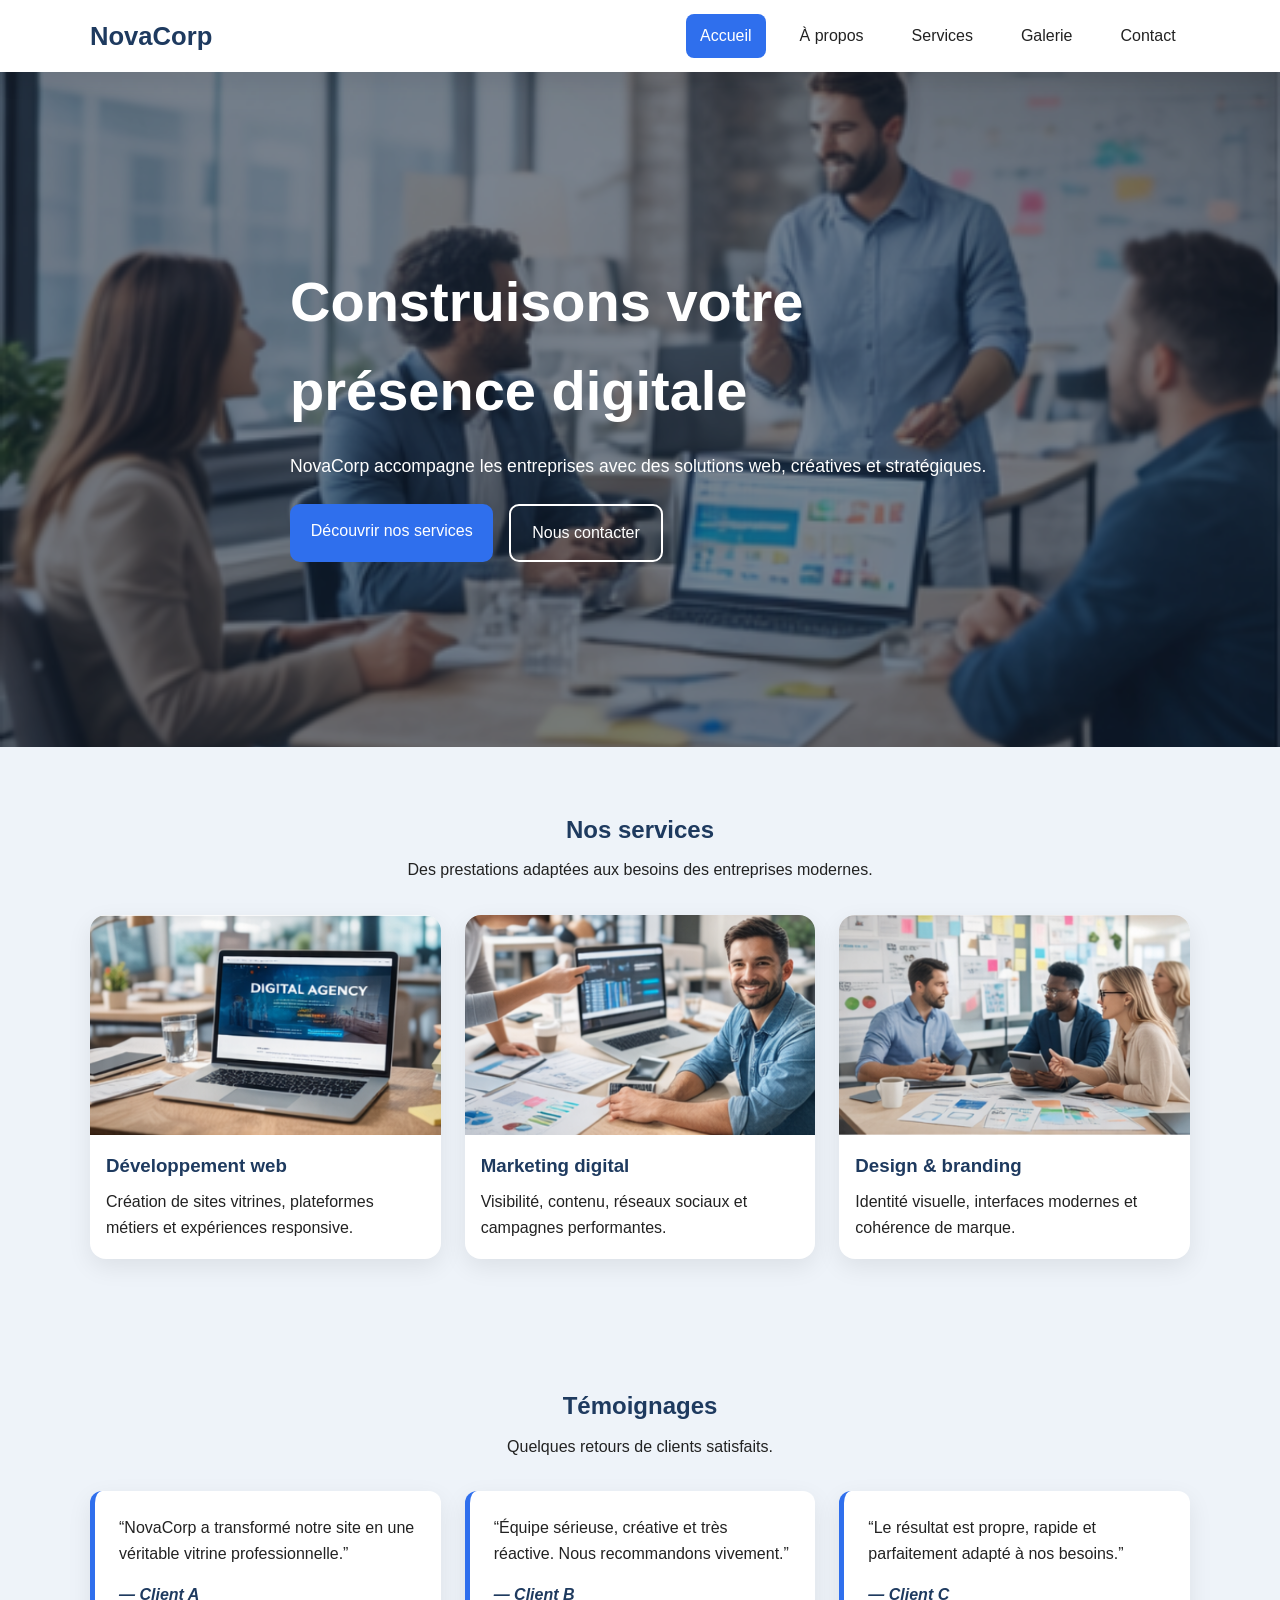
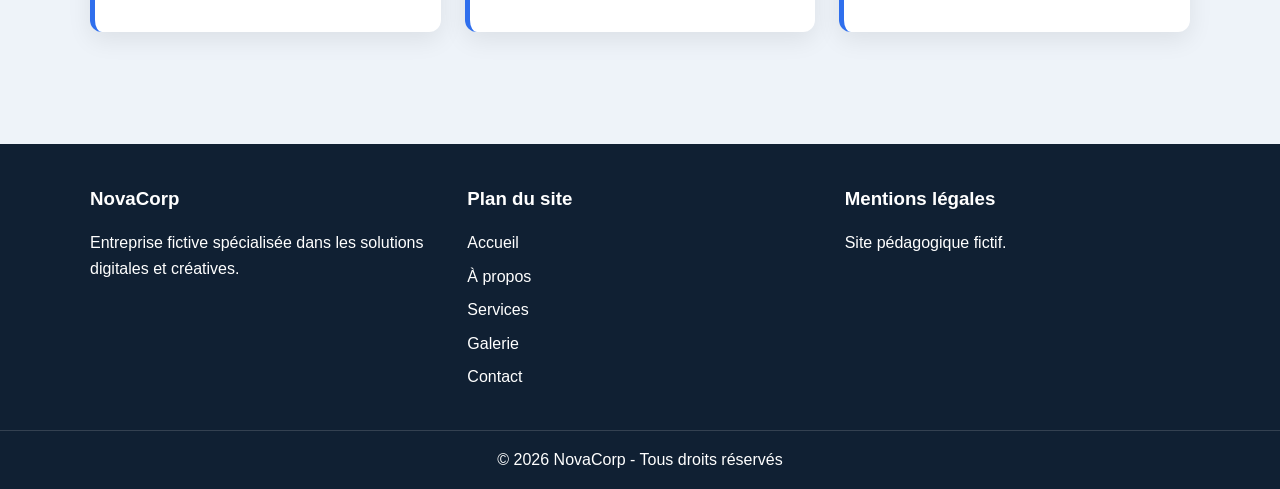
<file: index.html>
<!DOCTYPE html>
<html lang="fr">
<head>
  <meta charset="UTF-8">
  <meta name="viewport" content="width=device-width, initial-scale=1.0">
  <title>NovaCorp - Accueil</title>
  <meta name="description" content="NovaCorp, entreprise fictive spécialisée en stratégie digitale, développement web et solutions créatives.">
  <meta property="og:title" content="NovaCorp - Accueil">
  <meta property="og:description" content="Découvrez NovaCorp, ses services, son équipe et ses solutions digitales.">
  <meta property="og:type" content="website">
  <meta property="og:image" content="images/hero.jpg">
  <meta property="og:locale" content="fr_FR">
  <link rel="icon" href="images/icone.jpg">
  <link rel="stylesheet" href="css/style.css">
</head>
<body>

<header class="site-header">
  <div class="container nav-container">
    <a href="index.html" class="logo">NovaCorp</a>

    <button class="menu-toggle" id="menu-toggle" aria-label="Ouvrir le menu">
      ☰
    </button>

    <nav class="main-nav" id="main-nav">
      <a href="index.html" class="active">Accueil</a>
      <a href="pages/about.html">À propos</a>
      <a href="pages/services.html">Services</a>
      <a href="pages/gallery.html">Galerie</a>
      <a href="pages/contact.html">Contact</a>
    </nav>
  </div>
</header>

<main>
  <section class="hero">
    <picture>
      <source media="(max-width: 768px)" srcset="images/hero.jpg">
      <source media="(min-width: 769px)" srcset="images/hero.jpg">
      <img src="images/hero.jpg" alt="Équipe de NovaCorp en réunion" class="hero-image">
    </picture>

    <div class="hero-overlay">
      <div class="container hero-content">
        <h1>Construisons votre présence digitale</h1>
        <p>NovaCorp accompagne les entreprises avec des solutions web, créatives et stratégiques.</p>
        <div class="hero-buttons">
          <a href="pages/services.html" class="btn">Découvrir nos services</a>
          <a href="pages/contact.html" class="btn btn-outline">Nous contacter</a>
        </div>
      </div>
    </div>
  </section>

  <section class="section container">
    <div class="section-title">
      <h2>Nos services</h2>
      <p>Des prestations adaptées aux besoins des entreprises modernes.</p>
    </div>

    <div class="cards">
      <article class="card">
        <img src="images/service1.jpg" alt="Développement web">
        <h3>Développement web</h3>
        <p>Création de sites vitrines, plateformes métiers et expériences responsive.</p>
      </article>

      <article class="card">
        <img src="images/service2.jpg" alt="Marketing digital">
        <h3>Marketing digital</h3>
        <p>Visibilité, contenu, réseaux sociaux et campagnes performantes.</p>
      </article>

      <article class="card">
        <img src="images/service3.jpg" alt="Design et branding">
        <h3>Design & branding</h3>
        <p>Identité visuelle, interfaces modernes et cohérence de marque.</p>
      </article>
    </div>
  </section>

  <section class="section container">
    <div class="section-title">
      <h2>Témoignages</h2>
      <p>Quelques retours de clients satisfaits.</p>
    </div>

    <div class="testimonials">
      <blockquote class="testimonial">
        <p>“NovaCorp a transformé notre site en une véritable vitrine professionnelle.”</p>
        <cite>— Client A</cite>
      </blockquote>

      <blockquote class="testimonial">
        <p>“Équipe sérieuse, créative et très réactive. Nous recommandons vivement.”</p>
        <cite>— Client B</cite>
      </blockquote>

      <blockquote class="testimonial">
        <p>“Le résultat est propre, rapide et parfaitement adapté à nos besoins.”</p>
        <cite>— Client C</cite>
      </blockquote>
    </div>
  </section>
</main>

<footer class="site-footer">
  <div class="container footer-grid">
    <div>
      <h3>NovaCorp</h3>
      <p>Entreprise fictive spécialisée dans les solutions digitales et créatives.</p>
    </div>

    <div>
      <h3>Plan du site</h3>
      <ul>
        <li><a href="index.html">Accueil</a></li>
        <li><a href="pages/about.html">À propos</a></li>
        <li><a href="pages/services.html">Services</a></li>
        <li><a href="pages/gallery.html">Galerie</a></li>
        <li><a href="pages/contact.html">Contact</a></li>
      </ul>
    </div>

    <div>
      <h3>Mentions légales</h3>
      <p>Site pédagogique fictif.</p>
    </div>
  </div>

  <p class="footer-bottom">&copy; <span id="year"></span> NovaCorp - Tous droits réservés</p>
</footer>

<script src="js/script.js"></script>
</body>
</html>
</file>
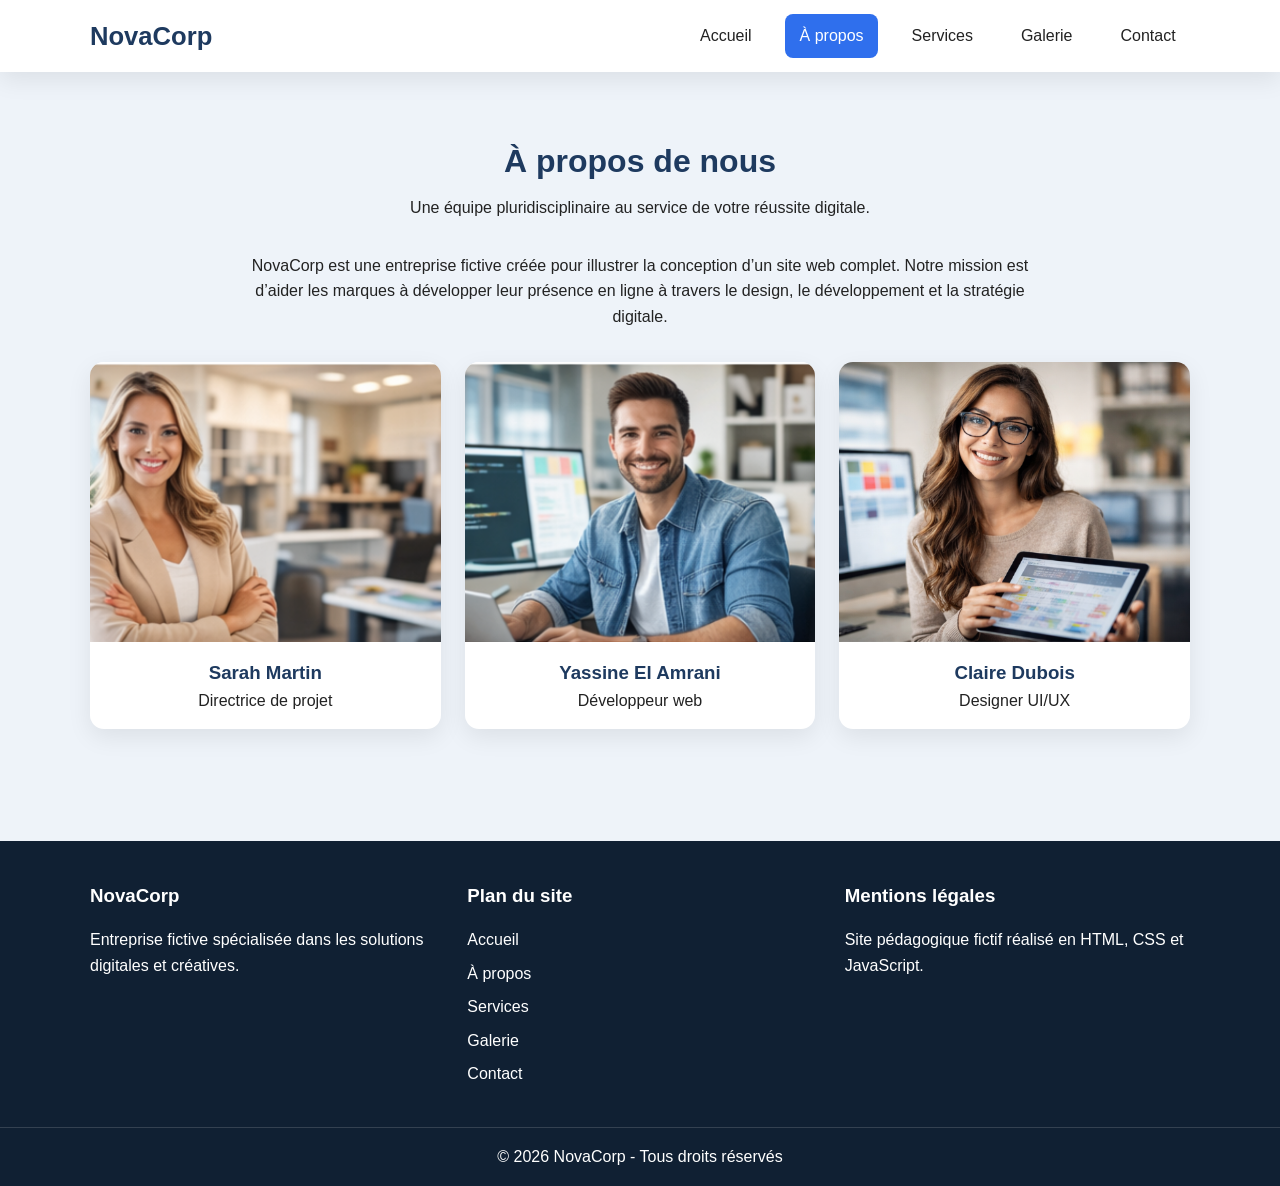
<file: pages/about.html>
<!DOCTYPE html>
<html lang="fr">
<head>
  <meta charset="UTF-8">
  <meta name="viewport" content="width=device-width, initial-scale=1.0">
  <title>NovaCorp - À propos</title>
  <meta name="description" content="Découvrez l'équipe et la vision de NovaCorp.">
  <meta property="og:title" content="NovaCorp - À propos">
  <meta property="og:description" content="Présentation de l'équipe et de la mission de NovaCorp.">
  <meta property="og:type" content="website">
  <meta property="og:image" content="../images/team1.jpg">
  <link rel="icon" href="../images/favicon.png">
  <link rel="stylesheet" href="../css/style.css">
</head>
<body>

<header class="site-header">
  <div class="container nav-container">
    <a href="../index.html" class="logo">NovaCorp</a>

    <button class="menu-toggle" id="menu-toggle" aria-label="Ouvrir le menu">
      ☰
    </button>

    <nav class="main-nav" id="main-nav">
      <a href="../index.html">Accueil</a>
      <a href="about.html" class="active">À propos</a>
      <a href="services.html">Services</a>
      <a href="gallery.html">Galerie</a>
      <a href="contact.html">Contact</a>
    </nav>
  </div>
</header>

<main class="container section">
  <div class="section-title">
    <h1>À propos de nous</h1>
    <p>Une équipe pluridisciplinaire au service de votre réussite digitale.</p>
  </div>

  <section class="about-text">
    <p>
      NovaCorp est une entreprise fictive créée pour illustrer la conception d’un site web complet.
      Notre mission est d’aider les marques à développer leur présence en ligne à travers le design,
      le développement et la stratégie digitale.
    </p>
  </section>

  <section class="team-grid">
    <figure class="team-card">
      <img src="../images/team1.jpg" alt="Directrice de projet">
      <figcaption>
        <h3>Sarah Martin</h3>
        <p>Directrice de projet</p>
      </figcaption>
    </figure>

    <figure class="team-card">
      <img src="../images/team2.jpg" alt="Développeur web">
      <figcaption>
        <h3>Yassine El Amrani</h3>
        <p>Développeur web</p>
      </figcaption>
    </figure>

    <figure class="team-card">
      <img src="../images/team3.jpg" alt="Designer UI UX">
      <figcaption>
        <h3>Claire Dubois</h3>
        <p>Designer UI/UX</p>
      </figcaption>
    </figure>
  </section>
</main>

<footer class="site-footer">
  <div class="container footer-grid">
    <div>
      <h3>NovaCorp</h3>
      <p>Entreprise fictive spécialisée dans les solutions digitales et créatives.</p>
    </div>

    <div>
      <h3>Plan du site</h3>
      <ul>
        <li><a href="../index.html">Accueil</a></li>
        <li><a href="about.html">À propos</a></li>
        <li><a href="services.html">Services</a></li>
        <li><a href="gallery.html">Galerie</a></li>
        <li><a href="contact.html">Contact</a></li>
      </ul>
    </div>

    <div>
      <h3>Mentions légales</h3>
      <p>Site pédagogique fictif réalisé en HTML, CSS et JavaScript.</p>
    </div>
  </div>

  <p class="footer-bottom">&copy; <span id="year"></span> NovaCorp - Tous droits réservés</p>
</footer>

<script src="../js/script.js"></script>
</body>
</html>
</file>
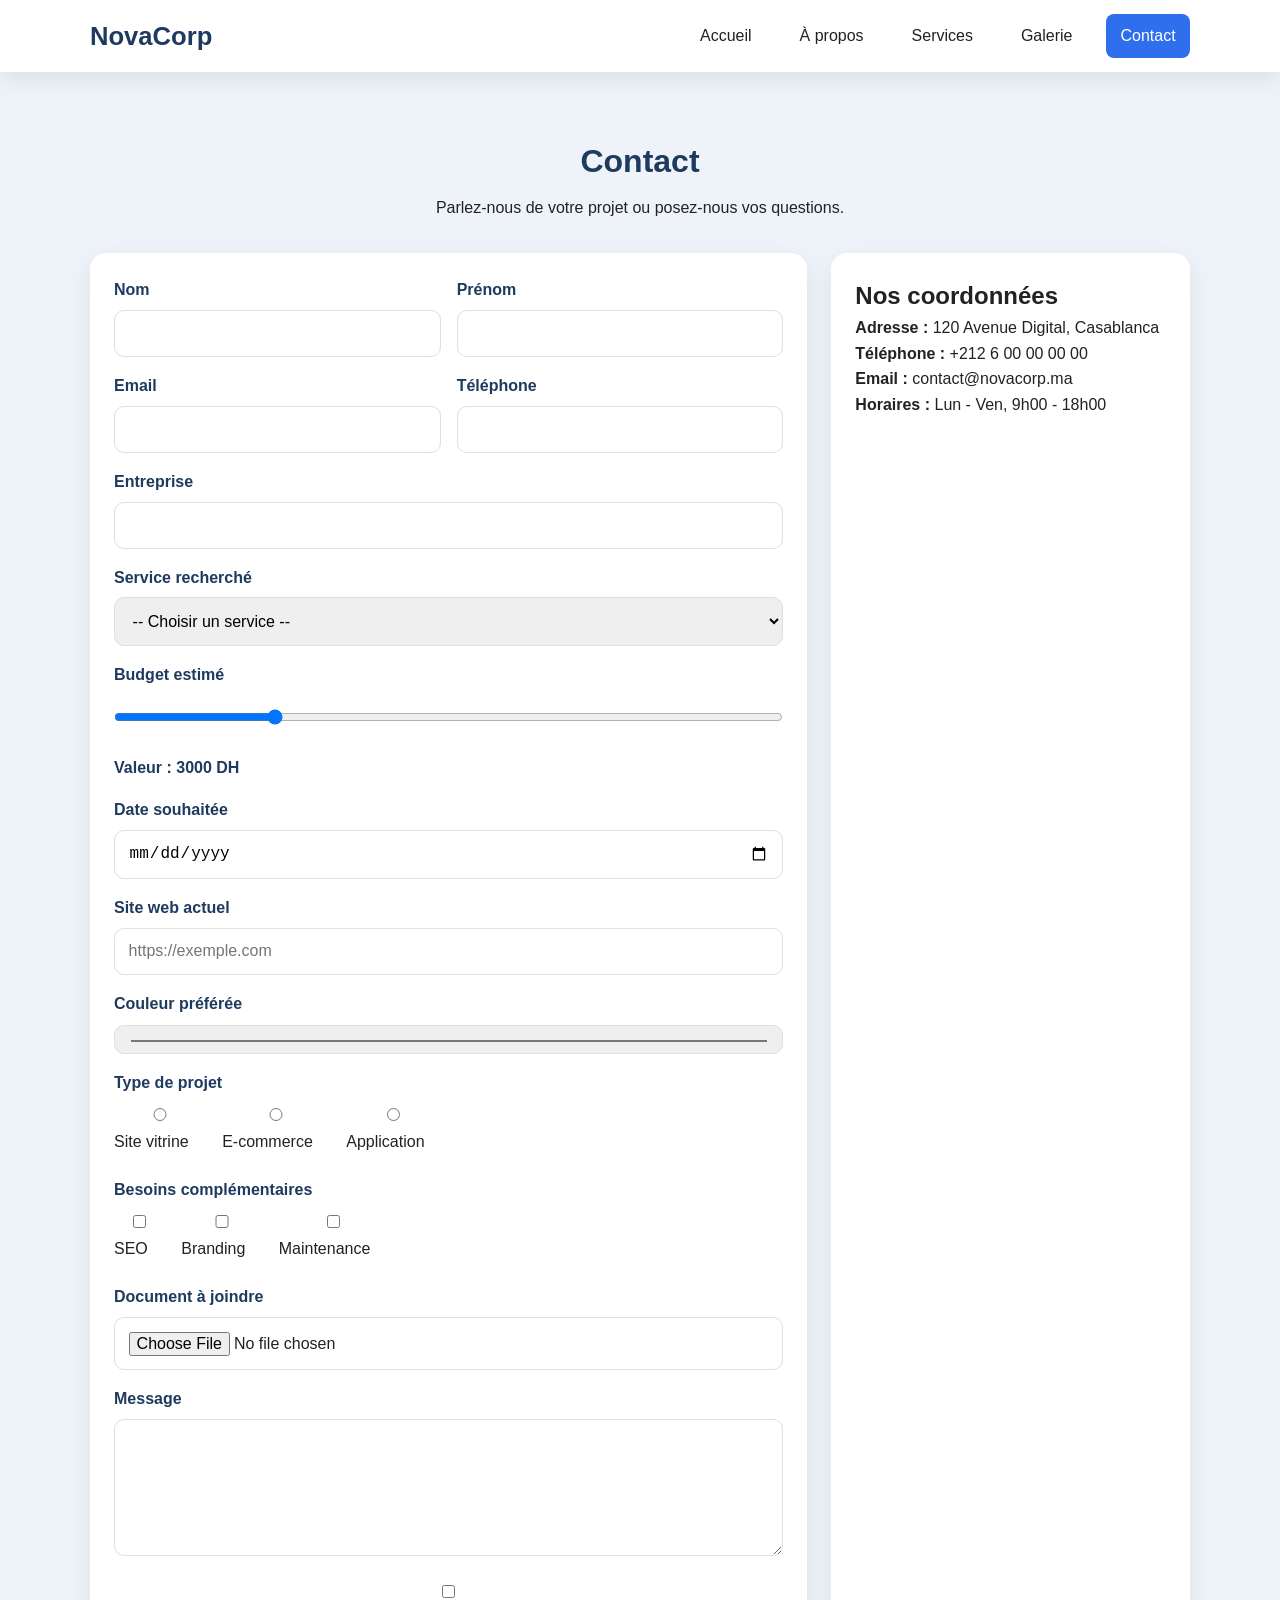
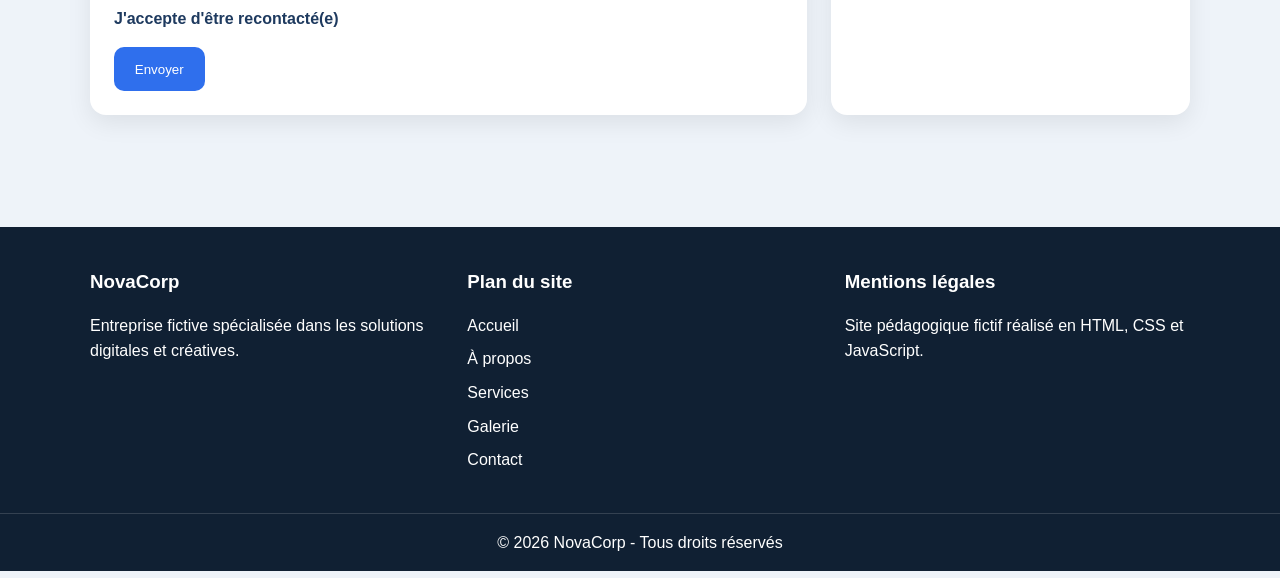
<file: pages/contact.html>
<!DOCTYPE html>
<html lang="fr">
<head>
  <meta charset="UTF-8">
  <meta name="viewport" content="width=device-width, initial-scale=1.0">
  <title>NovaCorp - Contact</title>
  <meta name="description" content="Contactez NovaCorp pour discuter de votre projet.">
  <meta property="og:title" content="NovaCorp - Contact">
  <meta property="og:description" content="Formulaire de contact, carte et coordonnées de NovaCorp.">
  <meta property="og:type" content="website">
  <meta property="og:image" content="../images/hero.jpg">
  <link rel="icon" href="../images/favicon.png">
  <link rel="stylesheet" href="../css/style.css">
</head>
<body>

<header class="site-header">
  <div class="container nav-container">
    <a href="../index.html" class="logo">NovaCorp</a>

    <button class="menu-toggle" id="menu-toggle" aria-label="Ouvrir le menu">
      ☰
    </button>

    <nav class="main-nav" id="main-nav">
      <a href="../index.html">Accueil</a>
      <a href="about.html">À propos</a>
      <a href="services.html">Services</a>
      <a href="gallery.html">Galerie</a>
      <a href="contact.html" class="active">Contact</a>
    </nav>
  </div>
</header>

<main class="container section">
  <div class="section-title">
    <h1>Contact</h1>
    <p>Parlez-nous de votre projet ou posez-nous vos questions.</p>
  </div>

  <div class="contact-layout">
    <section class="contact-form-card">
      <form id="contactForm">
        <div class="form-row">
          <div class="form-group">
            <label for="nom">Nom</label>
            <input type="text" id="nom" name="nom" required>
          </div>

          <div class="form-group">
            <label for="prenom">Prénom</label>
            <input type="text" id="prenom" name="prenom" required>
          </div>
        </div>

        <div class="form-row">
          <div class="form-group">
            <label for="email">Email</label>
            <input type="email" id="email" name="email" required>
          </div>

          <div class="form-group">
            <label for="telephone">Téléphone</label>
            <input type="tel" id="telephone" name="telephone">
          </div>
        </div>

        <div class="form-group">
          <label for="entreprise">Entreprise</label>
          <input type="text" id="entreprise" name="entreprise">
        </div>

        <div class="form-group">
          <label for="service">Service recherché</label>
          <select id="service" name="service" required>
            <option value="">-- Choisir un service --</option>
            <option>Développement web</option>
            <option>Design UI/UX</option>
            <option>Marketing digital</option>
            <option>Maintenance</option>
          </select>
        </div>

        <div class="form-group">
          <label for="budget">Budget estimé</label>
          <input type="range" id="budget" name="budget" min="1000" max="10000" step="500" value="3000">
          <p class="range-value">Valeur : <span id="budgetValue">3000</span> DH</p>
        </div>

        <div class="form-group">
          <label for="date">Date souhaitée</label>
          <input type="date" id="date" name="date">
        </div>

        <div class="form-group">
          <label for="siteweb">Site web actuel</label>
          <input type="url" id="siteweb" name="siteweb" placeholder="https://exemple.com">
        </div>

        <div class="form-group">
          <label for="couleur">Couleur préférée</label>
          <input type="color" id="couleur" name="couleur" value="#1e3a5f">
        </div>

        <div class="form-group">
          <label>Type de projet</label>
          <div class="inline-options">
            <label><input type="radio" name="typeProjet" value="site vitrine" required> Site vitrine</label>
            <label><input type="radio" name="typeProjet" value="e-commerce"> E-commerce</label>
            <label><input type="radio" name="typeProjet" value="application"> Application</label>
          </div>
        </div>

        <div class="form-group">
          <label>Besoins complémentaires</label>
          <div class="inline-options">
            <label><input type="checkbox" name="besoins" value="seo"> SEO</label>
            <label><input type="checkbox" name="besoins" value="branding"> Branding</label>
            <label><input type="checkbox" name="besoins" value="maintenance"> Maintenance</label>
          </div>
        </div>

        <div class="form-group">
          <label for="fichier">Document à joindre</label>
          <input type="file" id="fichier" name="fichier">
        </div>

        <div class="form-group">
          <label for="message">Message</label>
          <textarea id="message" name="message" rows="6" required></textarea>
        </div>

        <div class="form-group">
          <label><input type="checkbox" required> J'accepte d'être recontacté(e)</label>
        </div>

        <button type="submit" class="btn">Envoyer</button>
      </form>
    </section>

    <aside class="contact-info-card">
      <h2>Nos coordonnées</h2>
      <p><strong>Adresse :</strong> 120 Avenue Digital, Casablanca</p>
      <p><strong>Téléphone :</strong> +212 6 00 00 00 00</p>
      <p><strong>Email :</strong> contact@novacorp.ma</p>
      <p><strong>Horaires :</strong> Lun - Ven, 9h00 - 18h00</p>

      <div class="map-wrapper">
        <iframe
          src="https://www.google.com/maps?q=Casablanca&output=embed"
          loading="lazy"
          allowfullscreen
          referrerpolicy="no-referrer-when-downgrade"
          title="Carte de Casablanca">
        </iframe>
      </div>
    </aside>
  </div>
</main>

<footer class="site-footer">
  <div class="container footer-grid">
    <div>
      <h3>NovaCorp</h3>
      <p>Entreprise fictive spécialisée dans les solutions digitales et créatives.</p>
    </div>

    <div>
      <h3>Plan du site</h3>
      <ul>
        <li><a href="../index.html">Accueil</a></li>
        <li><a href="about.html">À propos</a></li>
        <li><a href="services.html">Services</a></li>
        <li><a href="gallery.html">Galerie</a></li>
        <li><a href="contact.html">Contact</a></li>
      </ul>
    </div>

    <div>
      <h3>Mentions légales</h3>
      <p>Site pédagogique fictif réalisé en HTML, CSS et JavaScript.</p>
    </div>
  </div>

  <p class="footer-bottom">&copy; <span id="year"></span> NovaCorp - Tous droits réservés</p>
</footer>

<script src="../js/script.js"></script>
</body>
</html>
</file>
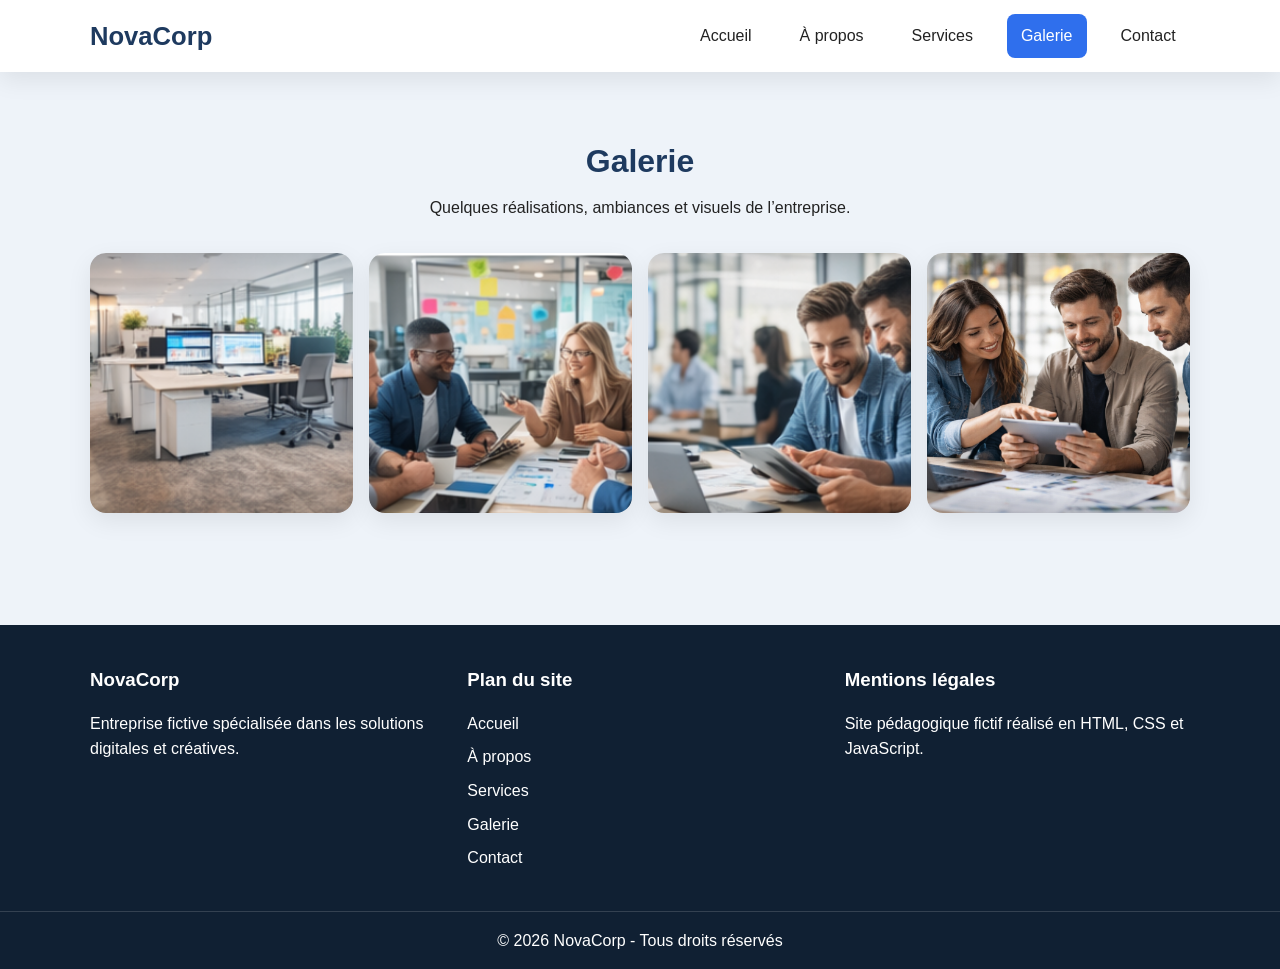
<file: pages/gallery.html>
<!DOCTYPE html>
<html lang="fr">
<head>
  <meta charset="UTF-8">
  <meta name="viewport" content="width=device-width, initial-scale=1.0">
  <title>NovaCorp - Galerie</title>
  <meta name="description" content="Galerie de projets et visuels NovaCorp.">
  <meta property="og:title" content="NovaCorp - Galerie">
  <meta property="og:description" content="Découvrez quelques visuels et projets de l’entreprise fictive NovaCorp.">
  <meta property="og:type" content="website">
  <meta property="og:image" content="../images/gallery1.jpg">
  <link rel="icon" href="../images/favicon.png">
  <link rel="stylesheet" href="../css/style.css">
</head>
<body>

<header class="site-header">
  <div class="container nav-container">
    <a href="../index.html" class="logo">NovaCorp</a>

    <button class="menu-toggle" id="menu-toggle" aria-label="Ouvrir le menu">
      ☰
    </button>

    <nav class="main-nav" id="main-nav">
      <a href="../index.html">Accueil</a>
      <a href="about.html">À propos</a>
      <a href="services.html">Services</a>
      <a href="gallery.html" class="active">Galerie</a>
      <a href="contact.html">Contact</a>
    </nav>
  </div>
</header>

<main class="container section">
  <div class="section-title">
    <h1>Galerie</h1>
    <p>Quelques réalisations, ambiances et visuels de l’entreprise.</p>
  </div>

  <section class="gallery-grid">
    <picture class="gallery-item">
      <source media="(max-width: 600px)" srcset="../images/gallery1.jpg">
      <img src="../images/gallery1.jpg" alt="Projet digital 1">
    </picture>

    <picture class="gallery-item">
      <source media="(max-width: 600px)" srcset="../images/gallery2.jpg">
      <img src="../images/gallery2.jpg" alt="Projet digital 2">
    </picture>

    <picture class="gallery-item">
      <source media="(max-width: 600px)" srcset="../images/gallery3.jpg">
      <img src="../images/gallery3.jpg" alt="Projet digital 3">
    </picture>

    <picture class="gallery-item">
      <source media="(max-width: 600px)" srcset="../images/gallery4.jpg">
      <img src="../images/gallery4.jpg" alt="Projet digital 4">
    </picture>
  </section>
</main>

<footer class="site-footer">
  <div class="container footer-grid">
    <div>
      <h3>NovaCorp</h3>
      <p>Entreprise fictive spécialisée dans les solutions digitales et créatives.</p>
    </div>

    <div>
      <h3>Plan du site</h3>
      <ul>
        <li><a href="../index.html">Accueil</a></li>
        <li><a href="about.html">À propos</a></li>
        <li><a href="services.html">Services</a></li>
        <li><a href="gallery.html">Galerie</a></li>
        <li><a href="contact.html">Contact</a></li>
      </ul>
    </div>

    <div>
      <h3>Mentions légales</h3>
      <p>Site pédagogique fictif réalisé en HTML, CSS et JavaScript.</p>
    </div>
  </div>

  <p class="footer-bottom">&copy; <span id="year"></span> NovaCorp - Tous droits réservés</p>
</footer>

<script src="../js/script.js"></script>
</body>
</html>
</file>
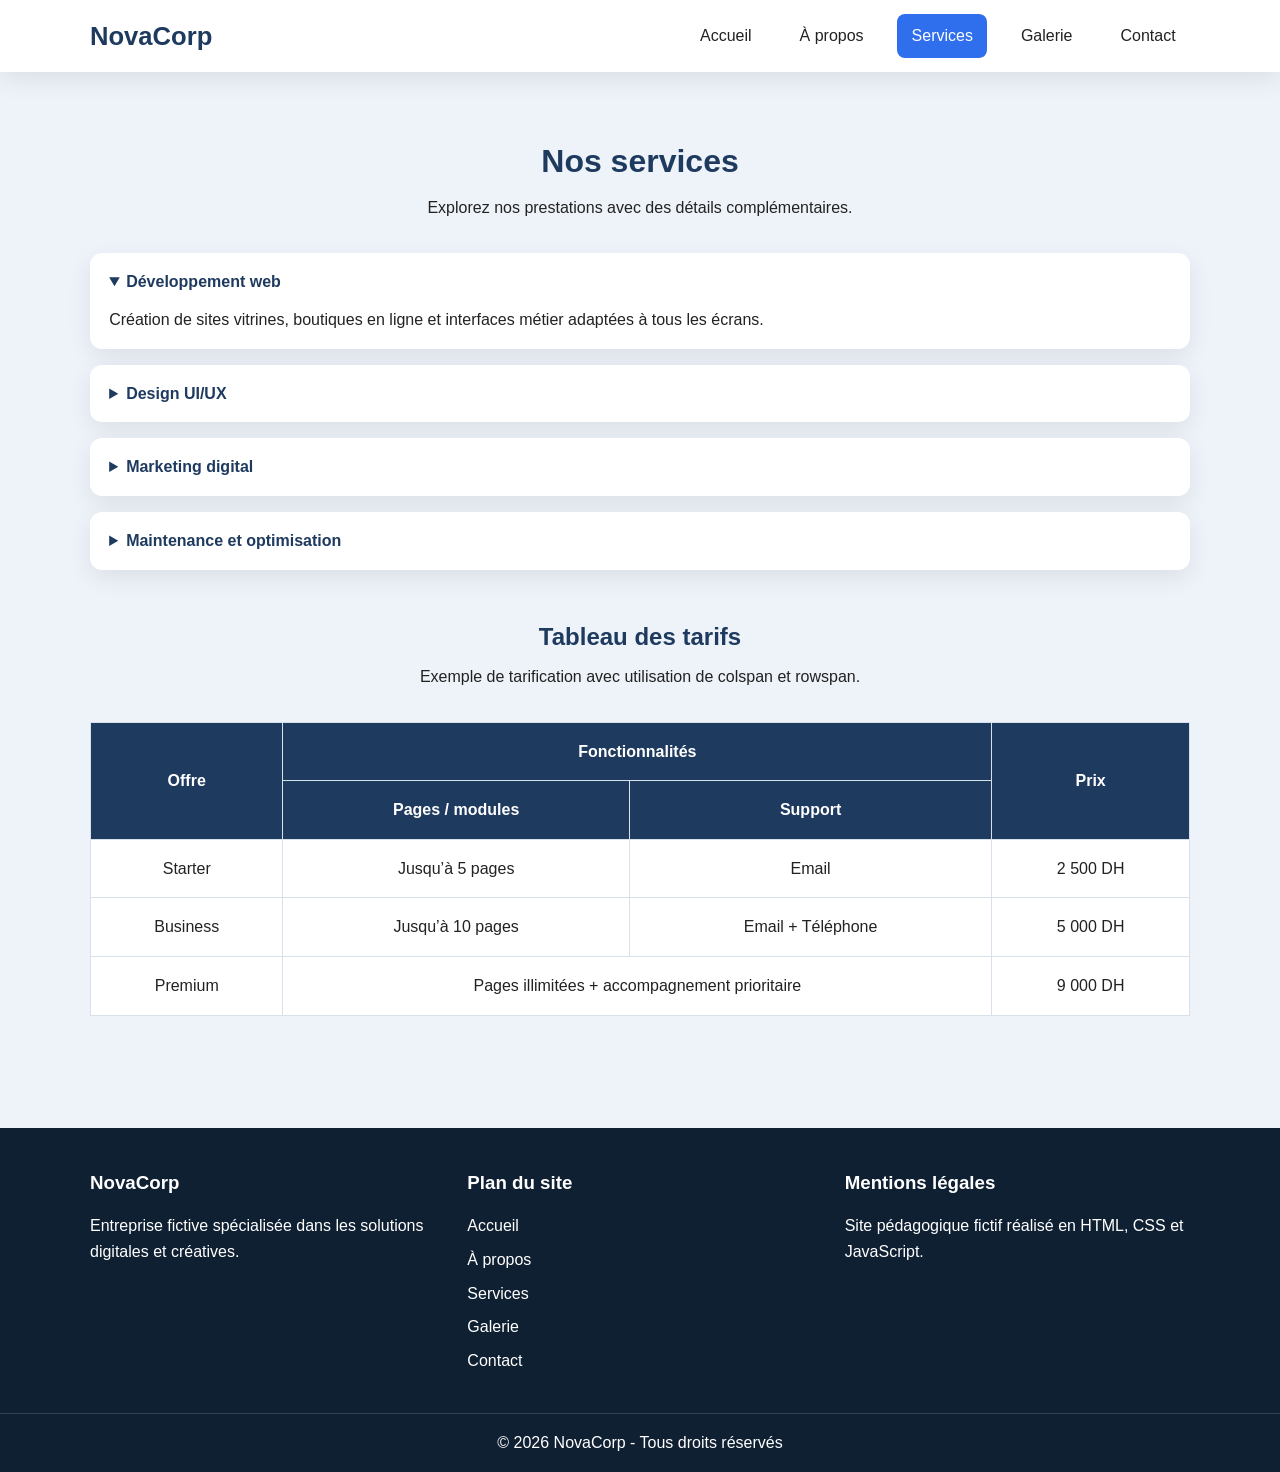
<file: pages/services.html>
<!DOCTYPE html>
<html lang="fr">
<head>
  <meta charset="UTF-8">
  <meta name="viewport" content="width=device-width, initial-scale=1.0">
  <title>NovaCorp - Services</title>
  <meta name="description" content="Découvrez les services proposés par NovaCorp.">
  <meta property="og:title" content="NovaCorp - Services">
  <meta property="og:description" content="Des services de développement, design et marketing pour votre entreprise.">
  <meta property="og:type" content="website">
  <meta property="og:image" content="../images/service1.jpg">
  <link rel="icon" href="../images/favicon.png">
  <link rel="stylesheet" href="../css/style.css">
</head>
<body>

<header class="site-header">
  <div class="container nav-container">
    <a href="../index.html" class="logo">NovaCorp</a>

    <button class="menu-toggle" id="menu-toggle" aria-label="Ouvrir le menu">
      ☰
    </button>

    <nav class="main-nav" id="main-nav">
      <a href="../index.html">Accueil</a>
      <a href="about.html">À propos</a>
      <a href="services.html" class="active">Services</a>
      <a href="gallery.html">Galerie</a>
      <a href="contact.html">Contact</a>
    </nav>
  </div>
</header>

<main class="container section">
  <div class="section-title">
    <h1>Nos services</h1>
    <p>Explorez nos prestations avec des détails complémentaires.</p>
  </div>

  <section class="details-list">
    <details open>
      <summary>Développement web</summary>
      <p>Création de sites vitrines, boutiques en ligne et interfaces métier adaptées à tous les écrans.</p>
    </details>

    <details>
      <summary>Design UI/UX</summary>
      <p>Conception d’interfaces intuitives, esthétiques et centrées sur l’utilisateur.</p>
    </details>

    <details>
      <summary>Marketing digital</summary>
      <p>Stratégies de contenu, référencement, publicité digitale et gestion de la présence en ligne.</p>
    </details>

    <details>
      <summary>Maintenance et optimisation</summary>
      <p>Amélioration des performances, sécurité, mises à jour et accompagnement continu.</p>
    </details>
  </section>

  <section class="section-title top-space">
    <h2>Tableau des tarifs</h2>
    <p>Exemple de tarification avec utilisation de colspan et rowspan.</p>
  </section>

  <div class="table-wrapper">
    <table class="pricing-table">
      <thead>
        <tr>
          <th rowspan="2">Offre</th>
          <th colspan="2">Fonctionnalités</th>
          <th rowspan="2">Prix</th>
        </tr>
        <tr>
          <th>Pages / modules</th>
          <th>Support</th>
        </tr>
      </thead>
      <tbody>
        <tr>
          <td>Starter</td>
          <td>Jusqu’à 5 pages</td>
          <td>Email</td>
          <td>2 500 DH</td>
        </tr>
        <tr>
          <td>Business</td>
          <td>Jusqu’à 10 pages</td>
          <td>Email + Téléphone</td>
          <td>5 000 DH</td>
        </tr>
        <tr>
          <td>Premium</td>
          <td colspan="2">Pages illimitées + accompagnement prioritaire</td>
          <td>9 000 DH</td>
        </tr>
      </tbody>
    </table>
  </div>
</main>

<footer class="site-footer">
  <div class="container footer-grid">
    <div>
      <h3>NovaCorp</h3>
      <p>Entreprise fictive spécialisée dans les solutions digitales et créatives.</p>
    </div>

    <div>
      <h3>Plan du site</h3>
      <ul>
        <li><a href="../index.html">Accueil</a></li>
        <li><a href="about.html">À propos</a></li>
        <li><a href="services.html">Services</a></li>
        <li><a href="gallery.html">Galerie</a></li>
        <li><a href="contact.html">Contact</a></li>
      </ul>
    </div>

    <div>
      <h3>Mentions légales</h3>
      <p>Site pédagogique fictif réalisé en HTML, CSS et JavaScript.</p>
    </div>
  </div>

  <p class="footer-bottom">&copy; <span id="year"></span> NovaCorp - Tous droits réservés</p>
</footer>

<script src="../js/script.js"></script>
</body>
</html>
</file>
<file: css/style.css>
*{
  margin:0;
  padding:0;
  box-sizing:border-box;
}

:root{
  --primary:#1e3a5f;
  --secondary:#2f6fed;
  --dark:#102033;
  --light:#f5f7fb;
  --text:#222;
  --white:#fff;
  --border:#d8e0eb;
  --shadow:0 8px 25px rgba(0,0,0,0.08);
}

body{
  font-family:Arial,sans-serif;
  color:var(--text);
  background:#eef3f9;
  line-height:1.6;
}

img{
  max-width:100%;
  display:block;
}

a{
  text-decoration:none;
  color:inherit;
}

ul{
  list-style:none;
}

.container{
  width:min(1100px,90%);
  margin:auto;
}

.site-header{
  background:var(--white);
  box-shadow:var(--shadow);
  position:sticky;
  top:0;
  z-index:1000;
}

.nav-container{
  display:flex;
  align-items:center;
  justify-content:space-between;
  min-height:72px;
}

.logo{
  font-size:1.6rem;
  font-weight:bold;
  color:var(--primary);
}

.main-nav{
  display:flex;
  gap:1.2rem;
}

.main-nav a{
  padding:0.6rem 0.9rem;
  border-radius:8px;
  transition:0.3s;
}

.main-nav a:hover,
.main-nav a.active{
  background:var(--secondary);
  color:var(--white);
}

.menu-toggle{
  display:none;
  background:none;
  border:none;
  font-size:1.8rem;
  cursor:pointer;
  color:var(--primary);
}

.hero{
  position:relative;
  min-height:75vh;
  overflow:hidden;
}

.hero-image{
  width:100%;
  height:75vh;
  object-fit:cover;
}

.hero-overlay{
  position:absolute;
  inset:0;
  background:rgba(16,32,51,0.55);
  display:flex;
  align-items:center;
}

.hero-content{
  color:var(--white);
  max-width:700px;
}

.hero-content h1{
  font-size:clamp(2rem,5vw,3.5rem);
  margin-bottom:1rem;
}

.hero-content p{
  font-size:1.1rem;
  margin-bottom:1.5rem;
}

.hero-buttons{
  display:flex;
  gap:1rem;
  flex-wrap:wrap;
}

.btn{
  display:inline-block;
  background:var(--secondary);
  color:var(--white);
  padding:0.9rem 1.3rem;
  border:none;
  border-radius:10px;
  cursor:pointer;
  transition:0.3s;
}

.btn:hover{
  background:var(--primary);
}

.btn-outline{
  background:transparent;
  border:2px solid var(--white);
}

.btn-outline:hover{
  background:var(--white);
  color:var(--primary);
}

.section{
  padding:4rem 0;
}

.light-section{
  background:var(--light);
}

.section-title{
  text-align:center;
  margin-bottom:2rem;
}

.section-title h1,
.section-title h2{
  color:var(--primary);
  margin-bottom:0.5rem;
}

.cards{
  display:grid;
  grid-template-columns:repeat(auto-fit,minmax(240px,1fr));
  gap:1.5rem;
}

.card{
  background:var(--white);
  border-radius:16px;
  overflow:hidden;
  box-shadow:var(--shadow);
}

.card img{
  height:220px;
  width:100%;
  object-fit:cover;
}

.card h3,
.card p{
  padding:0 1rem;
}

.card h3{
  margin:1rem 0 0.5rem;
  color:var(--primary);
}

.card p{
  padding-bottom:1.2rem;
}

.video-wrapper{
  border-radius:16px;
  overflow:hidden;
  box-shadow:var(--shadow);
}

.video-wrapper video{
  width:100%;
  display:block;
}

.testimonials{
  display:grid;
  grid-template-columns:repeat(auto-fit,minmax(240px,1fr));
  gap:1.5rem;
}

.testimonial{
  background:var(--white);
  padding:1.5rem;
  border-left:5px solid var(--secondary);
  border-radius:12px;
  box-shadow:var(--shadow);
}

.testimonial cite{
  display:block;
  margin-top:1rem;
  color:var(--primary);
  font-weight:bold;
}

.about-text{
  max-width:800px;
  margin:0 auto 2rem;
  text-align:center;
}

.team-grid{
  display:grid;
  grid-template-columns:repeat(auto-fit,minmax(240px,1fr));
  gap:1.5rem;
}

.team-card{
  background:var(--white);
  border-radius:14px;
  overflow:hidden;
  box-shadow:var(--shadow);
  text-align:center;
}

.team-card img{
  width:100%;
  height:280px;
  object-fit:cover;
}

.team-card figcaption{
  padding:1rem;
}

.team-card h3{
  color:var(--primary);
}

.details-list{
  display:grid;
  gap:1rem;
}

details{
  background:var(--white);
  border-radius:12px;
  padding:1rem 1.2rem;
  box-shadow:var(--shadow);
}

summary{
  cursor:pointer;
  font-weight:bold;
  color:var(--primary);
}

details p{
  margin-top:0.8rem;
}

.top-space{
  margin-top:3rem;
}

.table-wrapper{
  overflow-x:auto;
}

.pricing-table{
  width:100%;
  border-collapse:collapse;
  background:var(--white);
  box-shadow:var(--shadow);
  overflow:hidden;
}

.pricing-table th,
.pricing-table td{
  border:1px solid var(--border);
  padding:1rem;
  text-align:center;
}

.pricing-table th{
  background:var(--primary);
  color:var(--white);
}

.gallery-grid{
  display:grid;
  grid-template-columns:repeat(auto-fit,minmax(240px,1fr));
  gap:1rem;
}

.gallery-item{
  display:block;
  border-radius:16px;
  overflow:hidden;
  box-shadow:var(--shadow);
}

.gallery-item img{
  width:100%;
  height:260px;
  object-fit:cover;
  transition:transform 0.3s;
}

.gallery-item img:hover{
  transform:scale(1.05);
}

.contact-layout{
  display:grid;
  grid-template-columns:2fr 1fr;
  gap:1.5rem;
}

.contact-form-card,
.contact-info-card{
  background:var(--white);
  padding:1.5rem;
  border-radius:16px;
  box-shadow:var(--shadow);
}

.form-row{
  display:grid;
  grid-template-columns:1fr 1fr;
  gap:1rem;
}

.form-group{
  margin-bottom:1rem;
}

.form-group label{
  display:block;
  margin-bottom:0.45rem;
  font-weight:bold;
  color:var(--primary);
}

.form-group input,
.form-group select,
.form-group textarea{
  width:100%;
  padding:0.85rem;
  border:1px solid var(--border);
  border-radius:10px;
  font-size:1rem;
}

.inline-options{
  display:flex;
  flex-wrap:wrap;
  gap:1rem;
}

.inline-options label{
  font-weight:normal;
  color:var(--text);
}

.range-value{
  margin-top:0.5rem;
  color:var(--primary);
  font-weight:bold;
}

.map-wrapper{
  margin-top:1rem;
  border-radius:14px;
  overflow:hidden;
}

.map-wrapper iframe{
  width:100%;
  height:280px;
  border:0;
}

.site-footer{
  margin-top:3rem;
  background:var(--dark);
  color:var(--white);
  padding-top:2.5rem;
}

.footer-grid{
  display:grid;
  grid-template-columns:repeat(auto-fit,minmax(220px,1fr));
  gap:2rem;
}

.site-footer h3{
  margin-bottom:1rem;
}

.site-footer ul li{
  margin-bottom:0.5rem;
}

.site-footer a:hover{
  text-decoration:underline;
}

.footer-bottom{
  text-align:center;
  margin-top:2rem;
  padding:1rem 0;
  border-top:1px solid rgba(255,255,255,0.15);
}

@media (max-width: 900px){
  .contact-layout{
    grid-template-columns:1fr;
  }
}

@media (max-width: 768px){
  .menu-toggle{
    display:block;
  }

  .main-nav{
    display:none;
    position:absolute;
    top:72px;
    right:5%;
    background:var(--white);
    box-shadow:var(--shadow);
    flex-direction:column;
    width:220px;
    padding:1rem;
    border-radius:12px;
  }

  .main-nav.show{
    display:flex;
  }

  .form-row{
    grid-template-columns:1fr;
  }

  .hero{
    min-height:auto;
  }

  .hero-image{
    height:60vh;
  }
}
</file>
